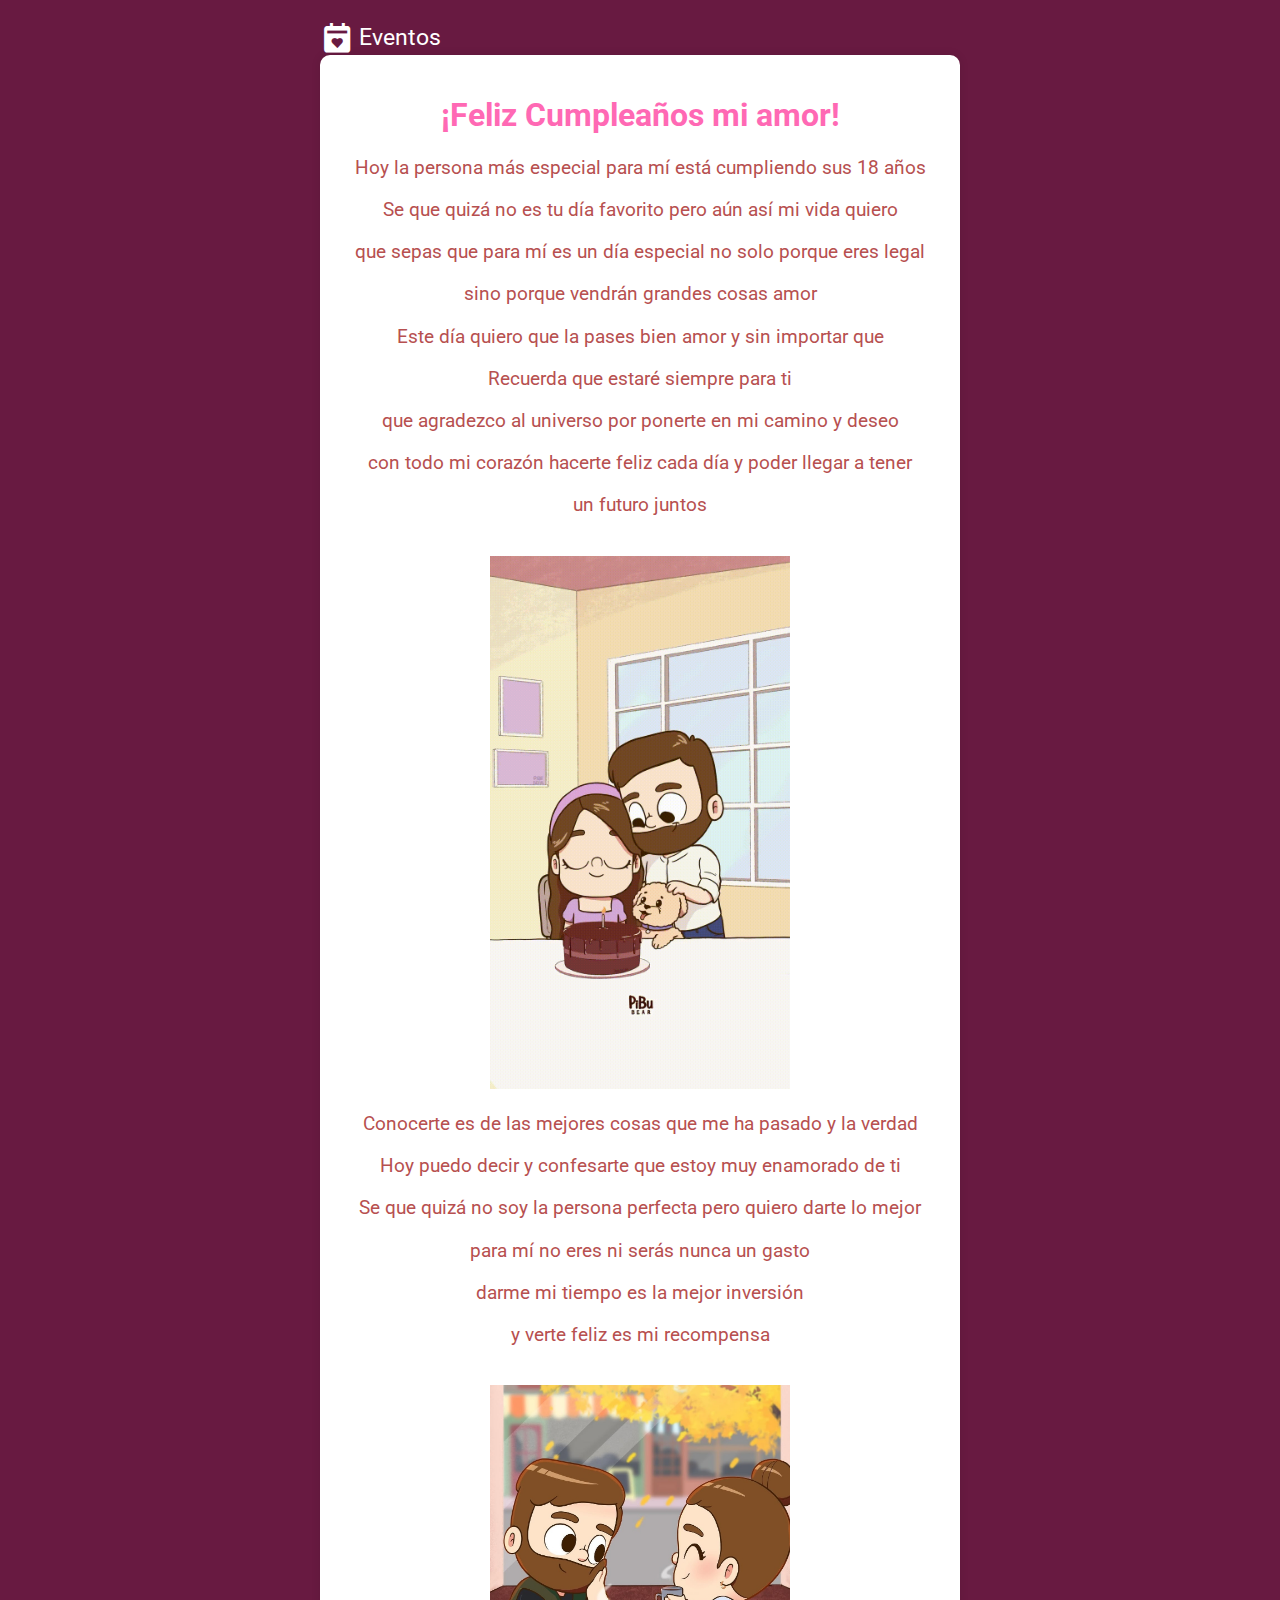
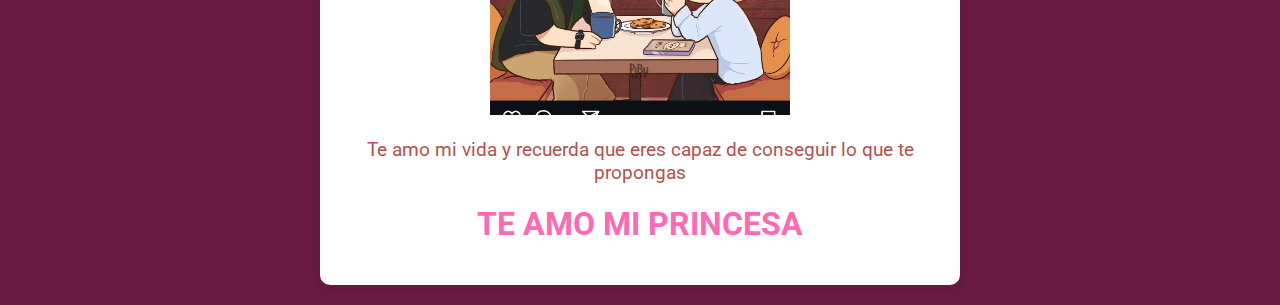
<file: index.html>
<!DOCTYPE html>
<html lang="en">
<head>
    <meta charset="UTF-8">
    <meta name="viewport" content="width=device-width, initial-scale=1.0">
    <link rel="stylesheet" href="styles.css">
    <link rel="preconnect" href="https://fonts.googleapis.com">
<link rel="preconnect" href="https://fonts.gstatic.com" crossorigin>
<link href='https://unpkg.com/boxicons@2.1.4/css/boxicons.min.css' rel='stylesheet'>
<link href="https://fonts.googleapis.com/css2?family=Gluten:wght@100..900&family=Roboto:ital,wght@0,100;0,300;0,400;0,500;0,700;0,900;1,100;1,300;1,400;1,500;1,700;1,900&display=swap" rel="stylesheet">
    <title>FELIZ CUMPLEAÑOS MI CIELO</title>
</head>
<body>
</div>
<label>

    <div class="Menu-header">
        <a href="Cuestionario.html" class="boton"><i class='bx bxs-calendar-heart'></i>Eventos</a>
    </div>

    <div class="container">
        <h1>¡Feliz Cumpleaños mi amor!</h1>
        
        <p>Hoy la persona más especial para mí está cumpliendo sus 18 años</p>
        <p>Se que quizá no es tu día favorito pero aún así mi vida quiero</p>
        <p>que sepas que para mí es un día especial no solo porque eres legal</p>
        <p>sino porque vendrán grandes cosas amor</p>
        <p>Este día quiero que la pases bien amor y sin importar que</p>
        <p>Recuerda que estaré siempre para ti</p>
        <p>que agradezco al universo por ponerte en mi camino y deseo</p>
        <p>con todo mi corazón hacerte feliz cada día y poder llegar a tener</p>
        <p>un futuro juntos</p>
        <img src="pibu.gif" alt="Feliz Cumpleaños">
        <p>Conocerte es de las mejores cosas que me ha pasado y la verdad</p>
        <p>Hoy puedo decir y confesarte que estoy muy enamorado de ti </p>
        <p>Se que quizá no soy la persona perfecta pero quiero darte lo mejor</p>
        <p>para mí no eres ni serás nunca un gasto </p>
        <p>darme mi tiempo es la mejor inversión</p>
        <p>y verte feliz es mi recompensa</p>
        <img src="pibu_1.jpg" alt="Feliz Cumpleaños">
        <p>Te amo mi vida y recuerda que eres capaz de conseguir lo que te propongas</p>
        <h1>TE AMO MI PRINCESA</h1>
    </div>
</body>
</html>
</file>
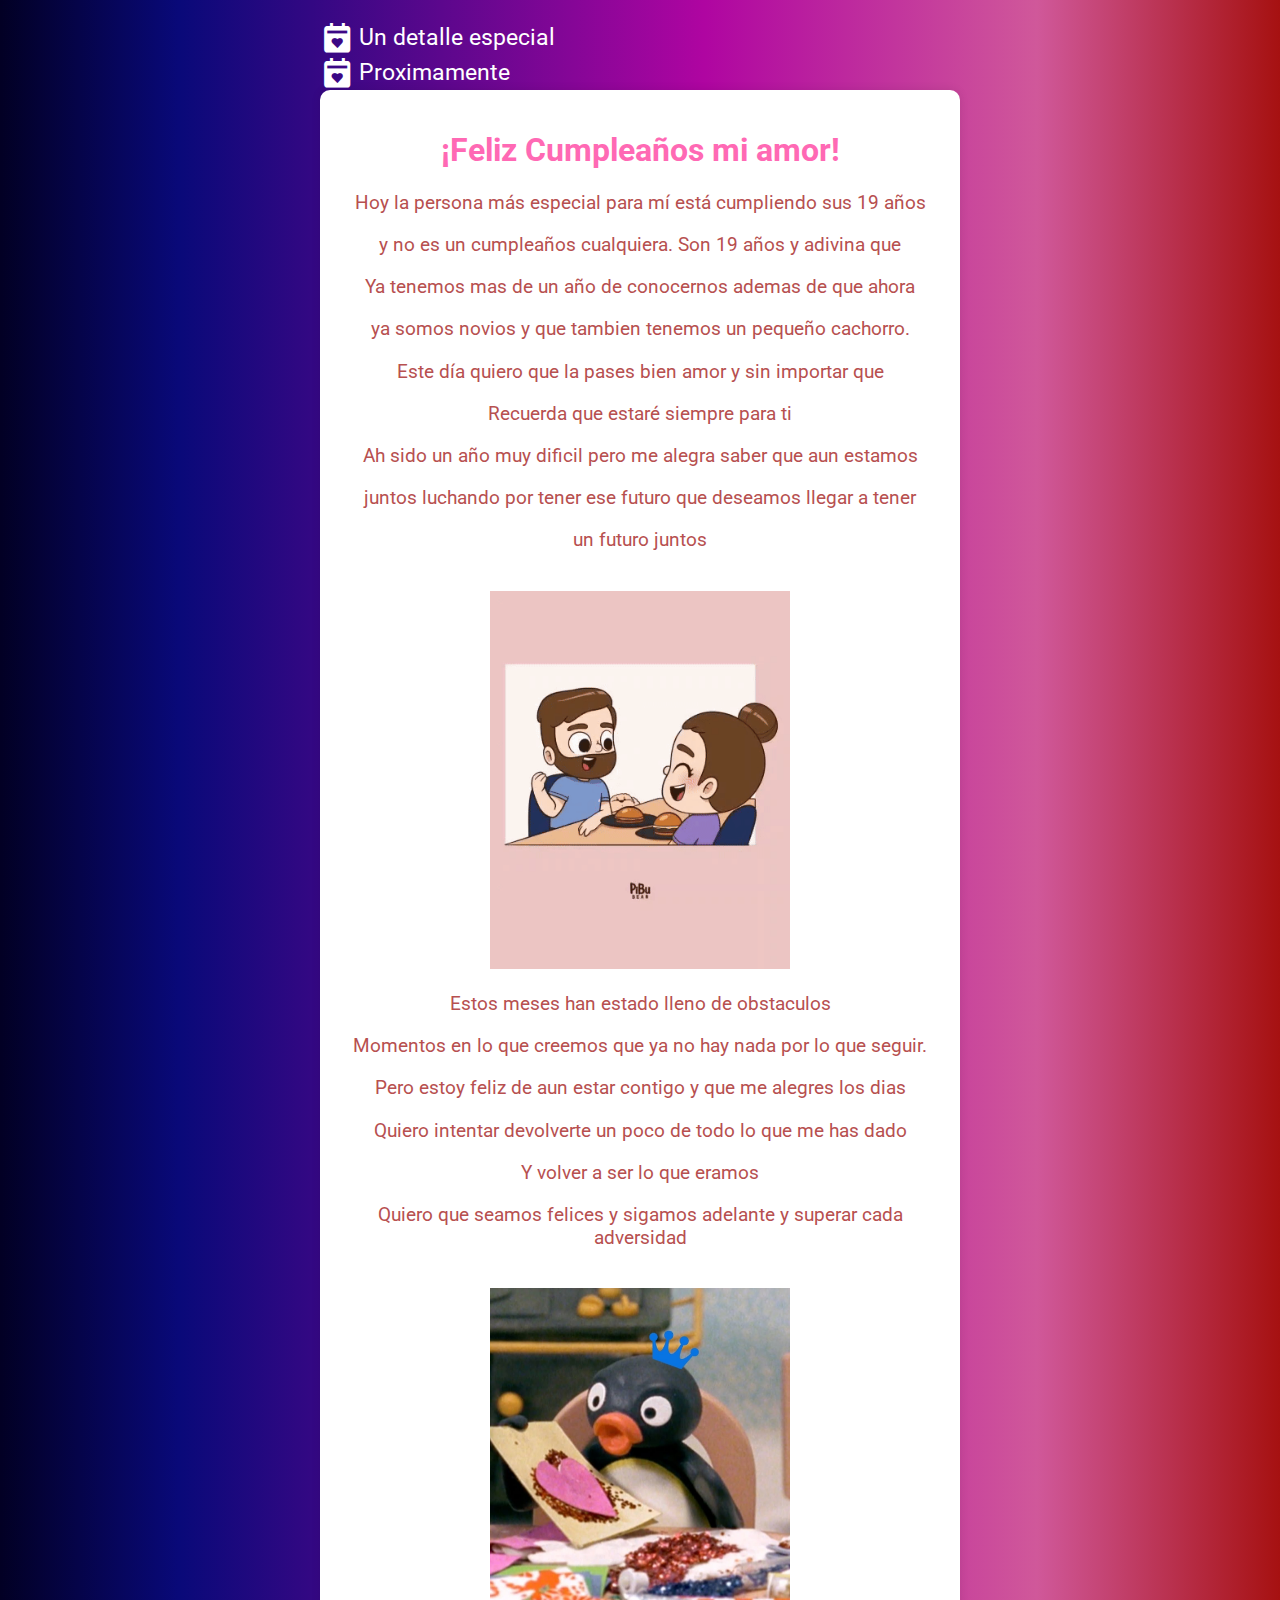
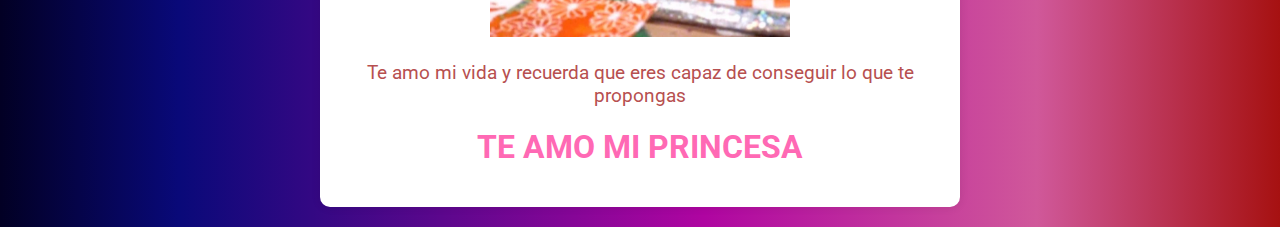
<file: Page/index.html>
<!DOCTYPE html>
<html lang="en">
<head>
    <meta charset="UTF-8">
    <meta name="viewport" content="width=device-width, initial-scale=1.0">
    <link rel="stylesheet" href="../styles/styles.css">
    <link rel="preconnect" href="https://fonts.googleapis.com">
<link rel="preconnect" href="https://fonts.gstatic.com" crossorigin>
<link href='https://unpkg.com/boxicons@2.1.4/css/boxicons.min.css' rel='stylesheet'>
<link href="https://fonts.googleapis.com/css2?family=Gluten:wght@100..900&family=Roboto:ital,wght@0,100;0,300;0,400;0,500;0,700;0,900;1,100;1,300;1,400;1,500;1,700;1,900&display=swap" rel="stylesheet">
    <title>FELIZ CUMPLEAÑOS MI CIELO</title>
</head>
<body>
</div>
<label>
<!--
    <div class="Menu-header">
        <a href="Cuestionario.html" class="boton"><i class='bx bxs-happy-heart-eyes'></i>Sorpresas</a>
    </div>
-->
     <div class="Menu-header">
        <a href="../Page/heart.html" class="boton"><i class='bx bxs-calendar-heart'></i>Un detalle especial</a>
    </div>

    <div class="Menu-header">
        <a href="../Page/Mantenimiento.html" class="boton"><i class='bx bxs-calendar-heart'></i>Proximamente</a>
    </div>

    <div class="container">
        <h1>¡Feliz Cumpleaños mi amor!</h1>
        
        <p>Hoy la persona más especial para mí está cumpliendo sus 19 años</p>
        <p>y no es un cumpleaños cualquiera. Son 19 años y adivina que</p>
        <p>Ya tenemos mas de un año de conocernos ademas de que ahora </p>
        <p>ya somos novios y que tambien tenemos un pequeño cachorro.</p>
        <p>Este día quiero que la pases bien amor y sin importar que</p>
        <p>Recuerda que estaré siempre para ti</p>
        <p>Ah sido un año muy dificil pero me alegra saber que aun estamos</p>
        <p>juntos luchando por tener ese futuro que deseamos llegar a tener</p>
        <p>un futuro juntos</p>
        <img src="../includes/Feliz_cumple_19.gif" alt="Feliz Cumpleaños">
        <p>Estos meses han estado lleno de obstaculos</p>
        <p>Momentos en lo que creemos que ya no hay nada por lo que seguir. </p>
        <p>Pero estoy feliz de aun estar contigo y que me alegres los dias</p>
        <p>Quiero intentar devolverte un poco de todo lo que me has dado</p>
        <p>Y volver a ser lo que eramos </p>
        <p>Quiero que seamos felices y sigamos adelante y superar cada adversidad</p>
        <img src="../includes/Felices19.jpeg" alt="Feliz Cumpleaños">
        <p>Te amo mi vida y recuerda que eres capaz de conseguir lo que te propongas</p>
        <h1>TE AMO MI PRINCESA</h1>
    </div>
</body>
</html>
</file>
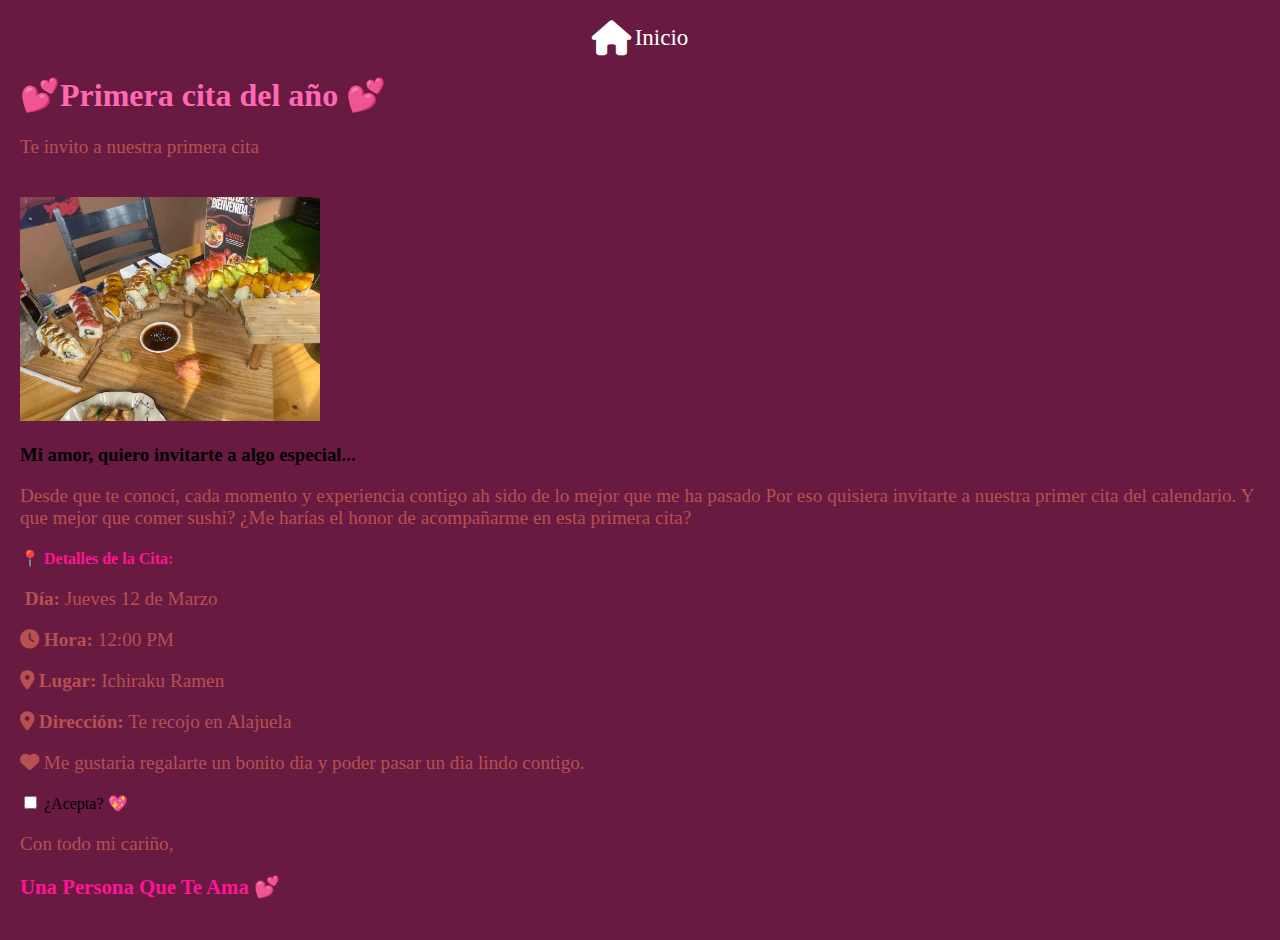
<file: citas.html>
<!DOCTYPE html>
<html lang="es">
<head>
    <meta charset="UTF-8">
    <meta name="viewport" content="width=device-width, initial-scale=1.0">
    <title>Invitación a Nuestra Primera Cita</title>
    <link rel="stylesheet" href="styles.css">
    <link rel="stylesheet" href="https://cdnjs.cloudflare.com/ajax/libs/font-awesome/6.0.0/css/all.min.css">
</head>
<body>
    <div class="Menu-header">
        <a href="index.html">
            <i class="fa-solid fa-house"></i>
            <span>Inicio</span>
        </a>
    </div>

    <div class="eventos-container">
        <h1>💕Primera cita del año 💕</h1>
        <p class="subtitle">Te invito a nuestra primera cita</p>

        <div class="cita-card">
            <!-- Imagen de la cita -->
            <div class="evento-imagen">
                <!-- Agrega tu foto aquí cambiando el src -->
                <img src="sushi.jpeg" alt="Nuestra primera cita">
            </div>

            <div class="evento-info">
                <h3>Mi amor, quiero invitarte a algo especial...</h3>
                
                <div class="cita-mensaje">
                    <p>Desde que te conocí, cada momento y experiencia contigo ah sido de lo mejor que me ha pasado
                    Por eso quisiera invitarte a nuestra primer cita del calendario. Y que mejor que comer sushi? 
                    ¿Me harías el honor de acompañarme en esta primera cita?</p>
                </div>

                <div class="evento-detalles">
                    <h4 style="color: #ff1493; margin: 20px 0 15px 0;">📍 Detalles de la Cita:</h4>
                    
                    <p><i class="fa-solid fa-calendar-heart"></i> <strong>Día:</strong> <span class="editable">Jueves 12 de Marzo</span></p>
                    
                    <p><i class="fa-solid fa-clock"></i> <strong>Hora:</strong> <span class="editable">12:00 PM</span></p>
                    
                    <p><i class="fa-solid fa-location-dot"></i> <strong>Lugar:</strong> <span class="editable">Ichiraku Ramen</span></p>
                    
                    <p><i class="fa-solid fa-map-marker-alt"></i> <strong>Dirección:</strong> <span class="editable">Te recojo en Alajuela</span></p>
                </div>

                <div class="cita-nota">
                    <p><i class="fa-solid fa-heart"></i> Me gustaria regalarte un bonito dia y poder pasar un dia lindo contigo.</p>
                </div>

                <div class="evento-check">
                    <label class="checkbox-label">
                        <input type="checkbox" class="evento-checkbox" id="confirmar-cita">
                        <span>¿Acepta? 💖</span>
                    </label>
                </div>
            </div>
        </div>

        <div class="mensaje-final">
            <p>Con todo mi cariño,</p>
            <p style="font-size: 1.3em; color: #ff1493; font-weight: bold;">Una Persona Que Te Ama 💕</p>
        </div>
    </div>

    <script>
        // Script para cuando acepta la cita
        document.getElementById('confirmar-cita').addEventListener('change', function() {
            if(this.checked) {
                alert('¡Sí! 💕 ¡Será la mejor cita del mundo! 😊');
            }
        });
    </script>
</body>
</html>
</file>
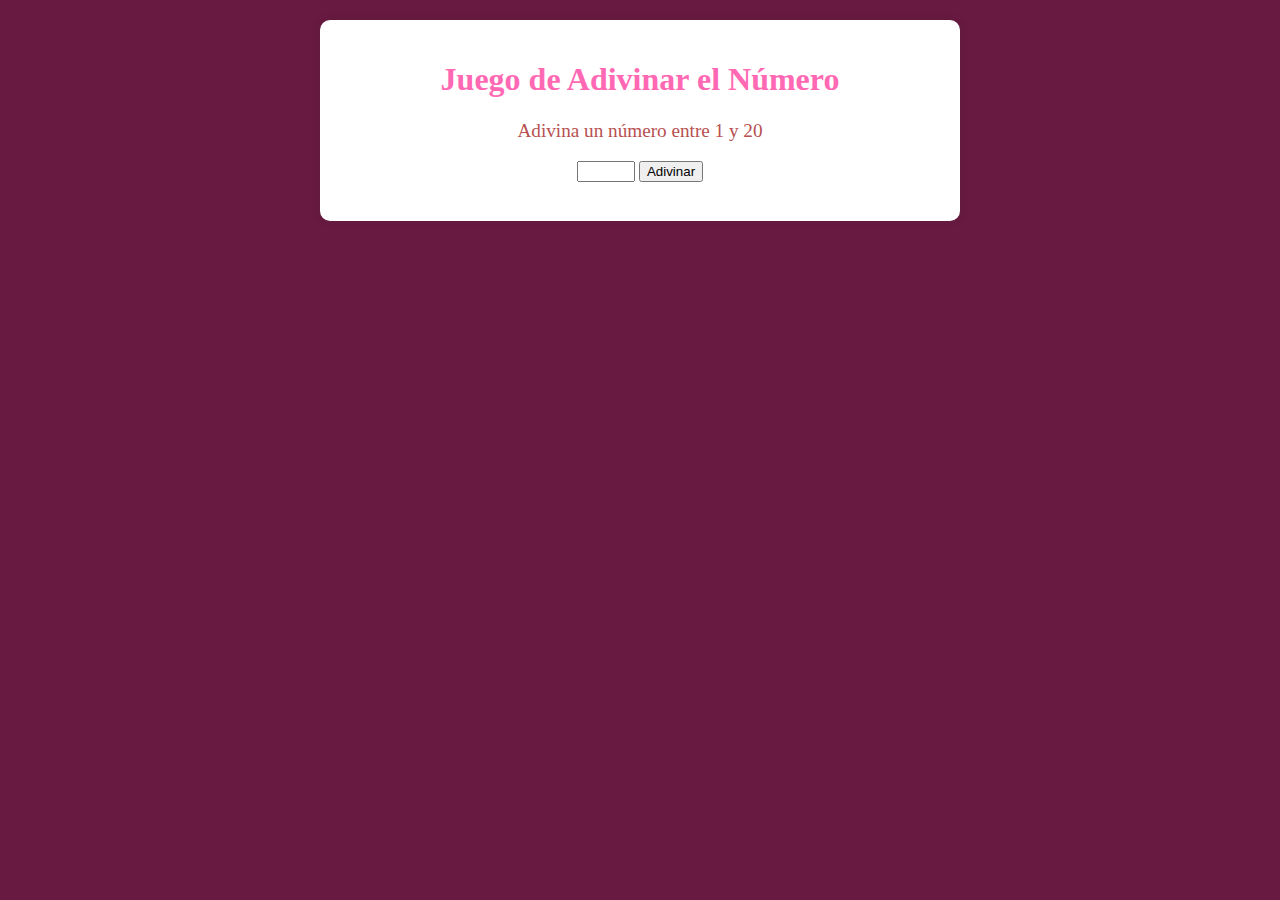
<file: Cuestionario.html>
<!DOCTYPE html>
<html lang="es">
<head>
    <meta charset="UTF-8">
    <meta name="viewport" content="width=device-width, initial-scale=1.0">
    <title>Juego de Adivinar el Número</title>
    <link rel="stylesheet" href="styles.css">
</head>
<body>
    <div class="container">
        <h1>Juego de Adivinar el Número</h1>
        <p>Adivina un número entre 1 y 20</p>
        <input type="number" id="guess" min="1" max="20">
        <button onclick="checkGuess()">Adivinar</button>
        <p id="result"></p>
    </div>

    <!-- Modal -->
    <div id="myModal" class="modal">
        <div class="modal-content">
            <span class="close">&times;</span>
            <div class="container">
                <h1>Proximo evento</h1>
                <p>Dia: Sabado 1 de Marzo</p>
                <p>Hora: 12:30 pm</p>
                <p>Lugar: Aventure X Lincon Plaza</p>
                <img src="Evento1.jpeg" alt="Feliz Cumpleaños">
                <h1>TE AMO MI PRINCESA</h1>
            </div>
        </div>
    </div>

    <script>
        const fixedNumber = 10; // Número fijo para adivinar
        function checkGuess() {
            const userGuess = document.getElementById('guess').value;
            const result = document.getElementById('result');
            if (userGuess == fixedNumber) {
                result.textContent = '¡Felicidades! Adivinaste el número.';
                showModal();
            } else if (userGuess < fixedNumber) {
                result.textContent = 'El número es mayor. Intenta de nuevo.';
            } else {
                result.textContent = 'El número es menor. Intenta de nuevo.';
            }
        }

        function showModal() {
            const modal = document.getElementById('myModal');
            const span = document.getElementsByClassName('close')[0];
            modal.style.display = 'block';
            span.onclick = function() {
                modal.style.display = 'none';
            }
            window.onclick = function(event) {
                if (event.target == modal) {
                    modal.style.display = 'none';
                }
            }
        }
    </script>
</body>
</html>
</file>
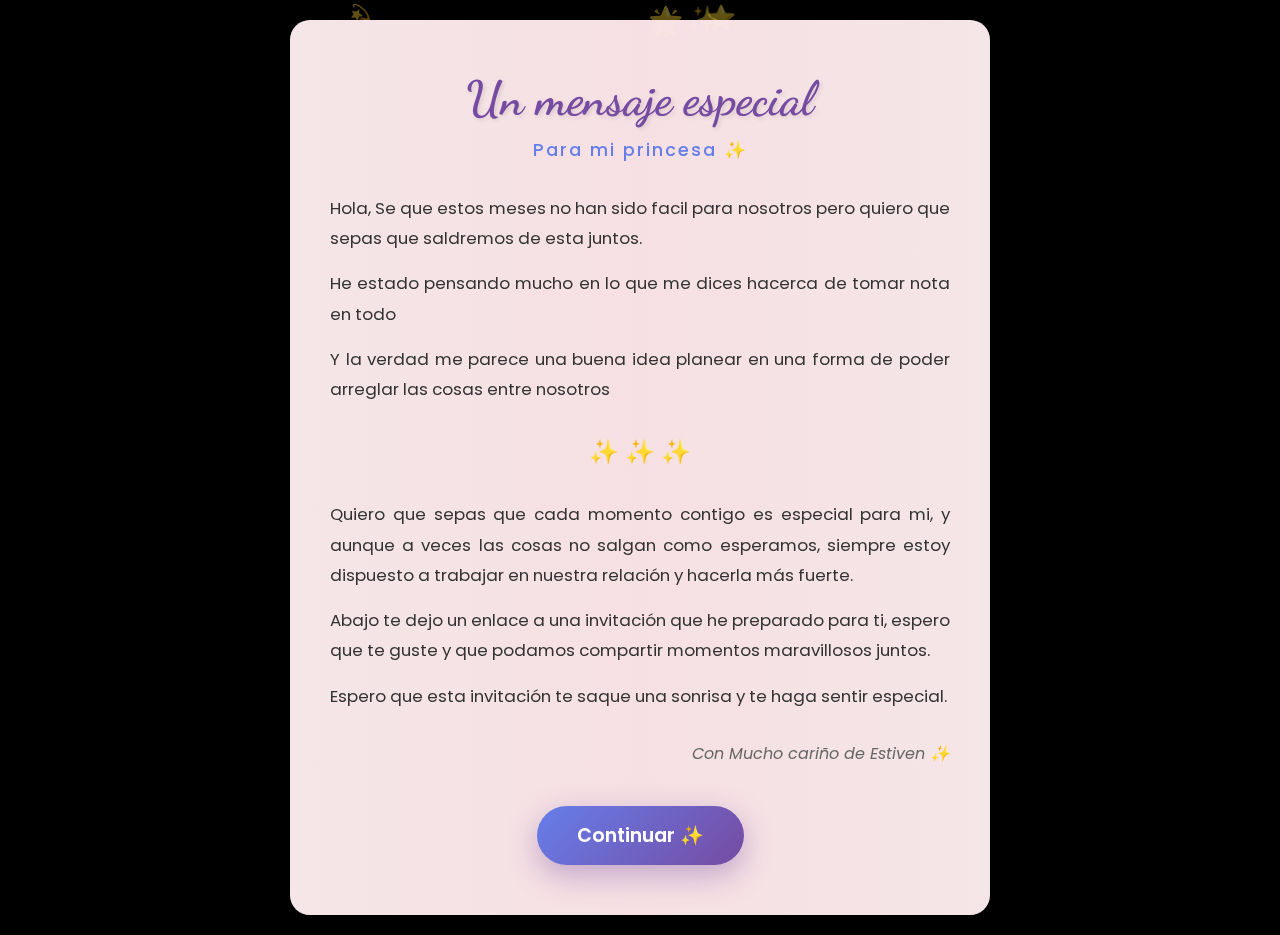
<file: heart.html>
<!DOCTYPE html>
<html lang="es">
<head>
    <meta charset="UTF-8">
    <meta name="viewport" content="width=device-width, initial-scale=1.0">
    <title>Una Invitación Especial</title>
    <link href="https://fonts.googleapis.com/css2?family=Dancing+Script:wght@700&family=Poppins:wght@300;400;500;600&display=swap" rel="stylesheet">
    <style>
        * {
            margin: 0;
            padding: 0;
            box-sizing: border-box;
        }

        body {
            font-family: 'Poppins', sans-serif;
            background: black;
            min-height: 100vh;
            display: flex;
            justify-content: center;
            align-items: center;
            padding: 20px;
            overflow-x: hidden;
        }

        .container {
            max-width: 700px;
            background: rgba(255, 255, 255, 0.95);
            border-radius: 20px;
            padding: 50px 40px;
            box-shadow: 0 20px 60px rgba(0, 0, 0, 0.3);
            animation: fadeInUp 1s ease-out;
            position: relative;
            overflow: hidden;
        }

        .container::before {
            content: '';
            position: absolute;
            top: -50%;
            left: -50%;
            width: 200%;
            height: 200%;
            background: linear-gradient(45deg, transparent, rgba(255, 182, 193, 0.3), transparent);
            transform: rotate(45deg);
            animation: shine 3s infinite;
        }

        @keyframes shine {
            0% { transform: translateX(-100%) translateY(-100%) rotate(45deg); }
            100% { transform: translateX(100%) translateY(100%) rotate(45deg); }
        }

        @keyframes fadeInUp {
            from {
                opacity: 0;
                transform: translateY(30px);
            }
            to {
                opacity: 1;
                transform: translateY(0);
            }
        }

        .header {
            text-align: center;
            margin-bottom: 30px;
            position: relative;
            z-index: 1;
        }

        .title {
            font-family: 'Dancing Script', cursive;
            font-size: 3rem;
            color: #764ba2;
            margin-bottom: 10px;
            text-shadow: 2px 2px 4px rgba(0, 0, 0, 0.1);
        }

        .subtitle {
            font-size: 1.1rem;
            color: #667eea;
            font-weight: 500;
            letter-spacing: 2px;
        }

        .content {
            position: relative;
            z-index: 1;
        }

        .message {
            margin-bottom: 25px;
        }

        .message p {
            color: #333;
            line-height: 1.8;
            font-size: 1.05rem;
            margin-bottom: 15px;
            text-align: justify;
            font-weight: 400;
        }

        .highlight {
            background: linear-gradient(to right, #ffeaa7, #fdcb6e);
            padding: 2px 6px;
            border-radius: 3px;
            font-weight: 500;
            color: #2d3436;
        }

        .heart-divider {
            text-align: center;
            margin: 30px 0;
            font-size: 1.5rem;
            color: #ff6b9d;
            animation: heartbeat 1.5s infinite;
        }

        @keyframes heartbeat {
            0%, 100% { transform: scale(1); }
            25% { transform: scale(1.1); }
            50% { transform: scale(1); }
        }

        .signature {
            text-align: right;
            margin-top: 30px;
            font-style: italic;
            color: #666;
            font-size: 1rem;
        }

        .button-container {
            text-align: center;
            margin-top: 40px;
        }

        .btn-continue {
            background: linear-gradient(135deg, #667eea 0%, #764ba2 100%);
            color: white;
            border: none;
            padding: 15px 40px;
            font-size: 1.2rem;
            font-family: 'Poppins', sans-serif;
            font-weight: 600;
            border-radius: 50px;
            cursor: pointer;
            box-shadow: 0 10px 30px rgba(118, 75, 162, 0.4);
            transition: all 0.3s ease;
            text-decoration: none;
            display: inline-block;
        }

        .btn-continue:hover {
            transform: translateY(-3px);
            box-shadow: 0 15px 40px rgba(118, 75, 162, 0.6);
        }

        .btn-continue:active {
            transform: translateY(-1px);
        }

        .floating-hearts {
            position: fixed;
            top: 0;
            left: 0;
            width: 100%;
            height: 100%;
            pointer-events: none;
            z-index: 0;
            overflow: hidden;
        }

        .floating-heart {
            position: absolute;
            font-size: 20px;
            opacity: 0.4;
            animation: float-up 10s linear infinite;
        }

        @keyframes float-up {
            0% {
                transform: translateY(100vh) rotate(0deg);
                opacity: 0.6;
            }
            100% {
                transform: translateY(-100px) rotate(360deg);
                opacity: 0;
            }
        }

        @media (max-width: 768px) {
            .container {
                padding: 40px 25px;
            }

            .title {
                font-size: 2.2rem;
            }

            .subtitle {
                font-size: 0.9rem;
            }

            .message p {
                font-size: 1rem;
            }

            .btn-continue {
                padding: 12px 30px;
                font-size: 1rem;
            }
        }
    </style>
</head>
<body>
    
    <div class="floating-hearts" id="hearts"></div>

    <div class="container">
        <div class="header">
            <h1 class="title">Un mensaje especial</h1>
            <p class="subtitle">Para mi princesa ✨</p>
        </div>

        <div class="content">
            <div class="message">
                         
                <p>
                    Hola, Se que estos meses no han sido facil para nosotros pero quiero que sepas que saldremos de esta juntos.
                </p>

                <p>
                  He estado pensando mucho en lo que me dices hacerca de tomar nota en todo

                <p>
                   Y la verdad me parece una buena idea planear en una forma de poder arreglar las cosas entre nosotros     </p>

                <div class="heart-divider">✨ ✨ ✨</div>

                <p>
                    Quiero que sepas que cada momento contigo es especial para mi, y aunque a veces las cosas no salgan como esperamos, siempre estoy dispuesto a trabajar en nuestra relación y hacerla más fuerte.

                <p>
                    Abajo te dejo un enlace a una invitación que he preparado para ti, espero que te guste y que podamos compartir momentos maravillosos juntos. 
                </p>
                <p>
                   
                    Espero que esta invitación te saque una sonrisa y te haga sentir especial.
                </p>

                
            </div>

            <div class="signature">
                Con Mucho cariño de Estiven ✨
            </div>

            <div class="button-container">
                <a href="Invitacion.html" class="btn-continue">
                    Continuar ✨
                </a>
            </div>
        </div>
    </div>

    <script>
        // Crear estrellas flotantes
        const heartsContainer = document.getElementById('hearts');
        const starSymbols = ['⭐', '✨', '🌟', '💫', '⭐', '✨'];

        function createHeart() {
            const heart = document.createElement('div');
            heart.className = 'floating-heart';
            heart.textContent = starSymbols[Math.floor(Math.random() * starSymbols.length)];
            heart.style.left = Math.random() * 100 + 'vw';
            heart.style.animationDuration = (Math.random() * 5 + 8) + 's';
            heart.style.fontSize = (Math.random() * 15 + 15) + 'px';
            heartsContainer.appendChild(heart);

            setTimeout(() => {
                heart.remove();
            }, 12000);
        }

        // Crear estrellas cada 800ms
        setInterval(createHeart, 800);

        // Crear algunas estrellas iniciales
        for (let i = 0; i < 5; i++) {
            setTimeout(createHeart, i * 200);
        }
    </script>
</body>
</html>
</file>
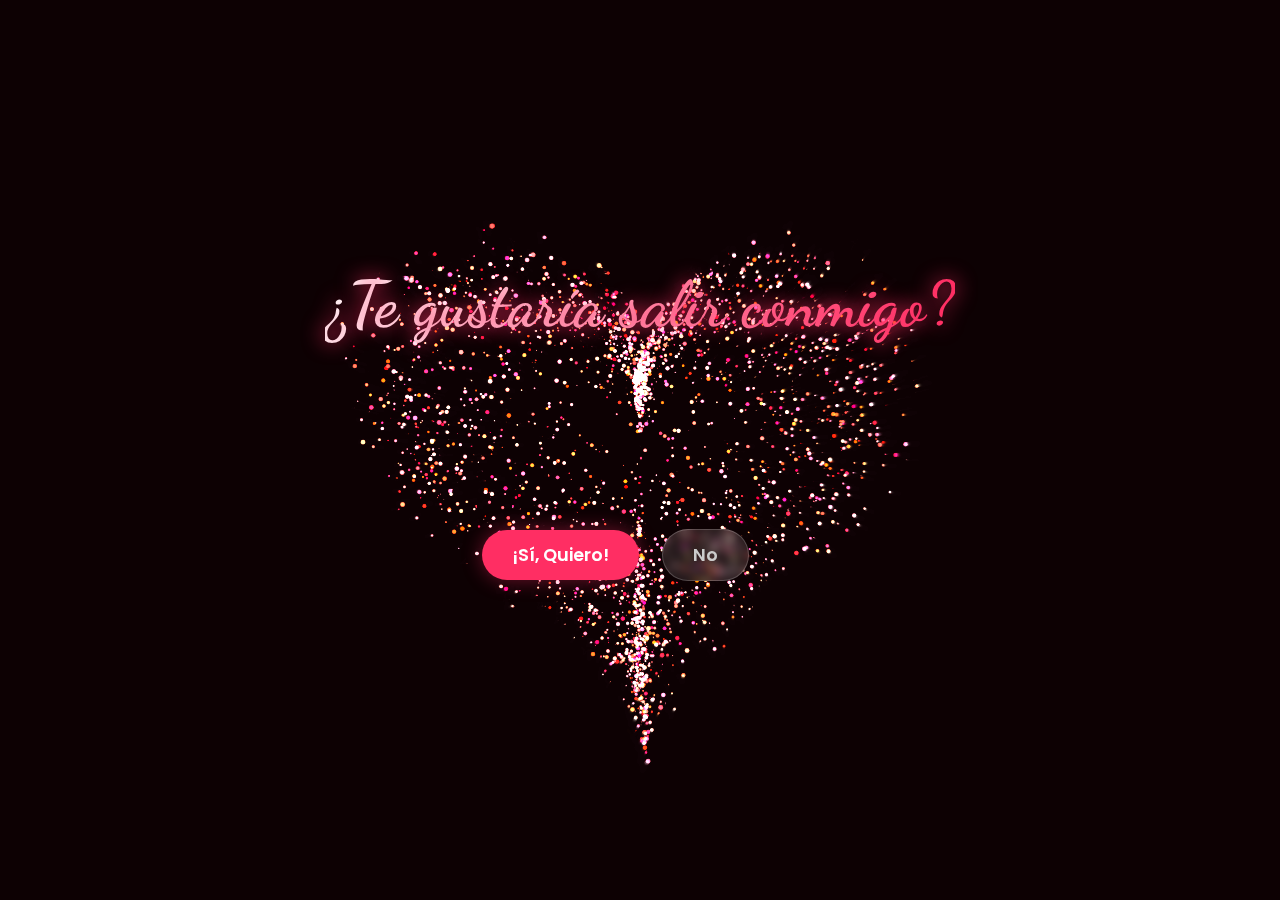
<file: Invitacion.html>
<!DOCTYPE html>
<html lang="es">
<head>
    <meta charset="UTF-8">
    <meta name="viewport" content="width=device-width, initial-scale=1.0, maximum-scale=1.0, user-scalable=no">
    <title>¿Quieres Salir Conmigo?</title>
    <link href="https://fonts.googleapis.com/css2?family=Dancing+Script:wght@700&family=Poppins:wght@300;500;700&display=swap" rel="stylesheet">
    <link rel="stylesheet" href="styleinvitacion.css">
</head>
<body>

    <div class="success-overlay" id="successScreen">
        <h2>¡Lo Sabía! ✨</h2>
        <p>Ahora que haz dicho que si!</p>
        <p>Ahora presiona el siguiente boton</p>
        
        <div class="button-container" id="whatsappButton" style="display: none;">
            <a href="Eventos.html" class="btn-continue">
                Continuar ✨
            </a>
        </div>
    </div>

    <div class="container" id="mainUI">
        <div class="content-wrapper">
            <div class="title-box">
                <h1>¿Te gustaría salir conmigo?</h1>
            </div>

            <div class="btn-group">
                <button class="btn-yes" id="yesBtn" onclick="acceptProposal()">¡Sí, Quiero!</button>
                <button class="btn-no" id="noBtn">No</button>
            </div>
        </div>
    </div>

    <canvas id="scene"></canvas>

    <script src="script.js"></script>
</body>
</html>
</file>
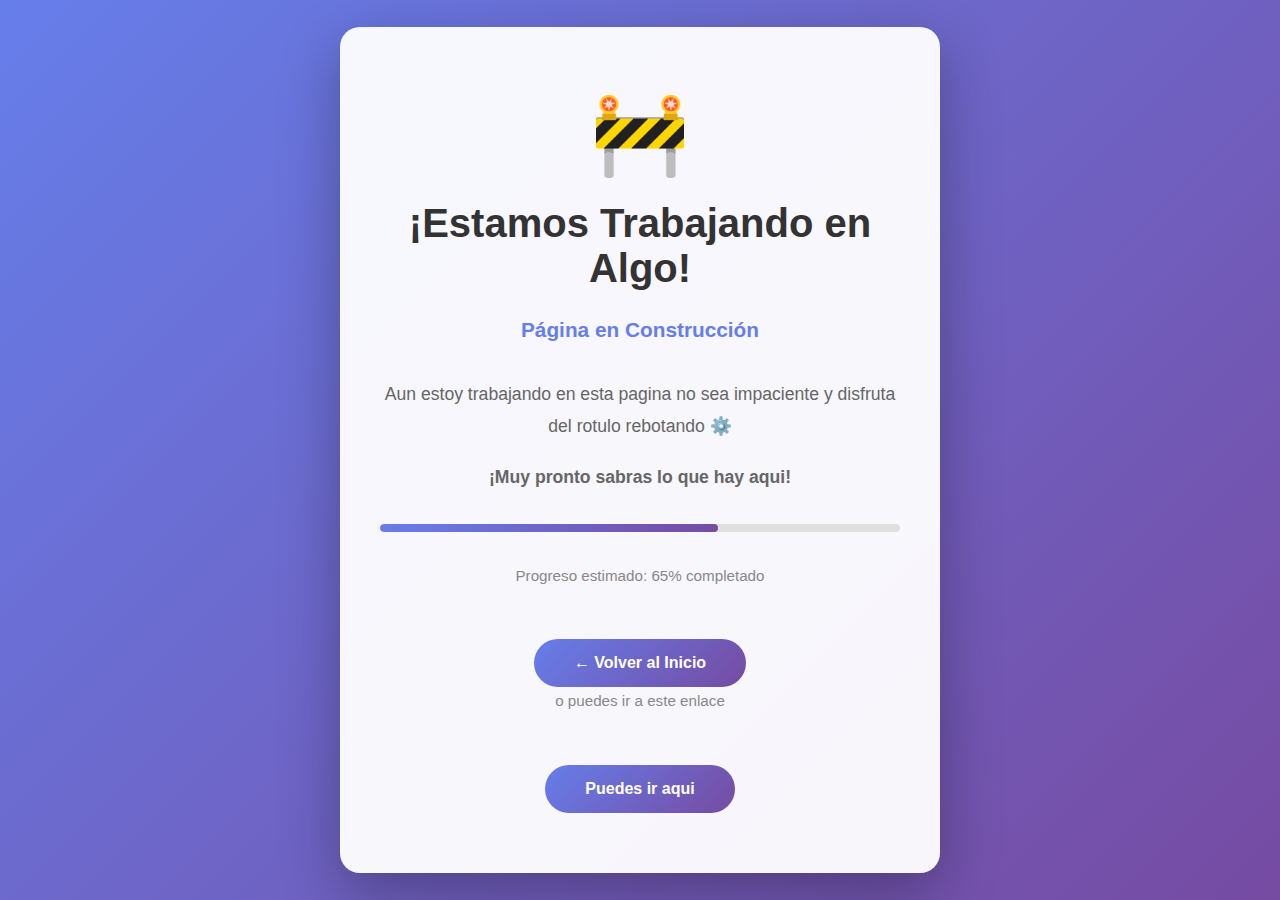
<file: Mantenimiento.html>
<!DOCTYPE html>
<html lang="es">
<head>
    <meta charset="UTF-8">
    <meta name="viewport" content="width=device-width, initial-scale=1.0">
    <title>🚧 En Construcción 🚧</title>
    <style>
        * {
            margin: 0;
            padding: 0;
            box-sizing: border-box;
        }

        body {
            font-family: 'Segoe UI', Tahoma, Geneva, Verdana, sans-serif;
            background: linear-gradient(135deg, #667eea 0%, #764ba2 100%);
            min-height: 100vh;
            display: flex;
            justify-content: center;
            align-items: center;
            padding: 20px;
        }

        .container {
            text-align: center;
            background: rgba(255, 255, 255, 0.95);
            padding: 60px 40px;
            border-radius: 20px;
            box-shadow: 0 20px 60px rgba(0, 0, 0, 0.3);
            max-width: 600px;
            animation: fadeInUp 0.8s ease-out;
        }

        @keyframes fadeInUp {
            from {
                opacity: 0;
                transform: translateY(30px);
            }
            to {
                opacity: 1;
                transform: translateY(0);
            }
        }

        .icon {
            font-size: 80px;
            margin-bottom: 20px;
            animation: bounce 2s infinite;
        }

        @keyframes bounce {
            0%, 20%, 50%, 80%, 100% {
                transform: translateY(0);
            }
            40% {
                transform: translateY(-20px);
            }
            60% {
                transform: translateY(-10px);
            }
        }

        h1 {
            color: #333;
            font-size: 2.5em;
            margin-bottom: 20px;
            font-weight: bold;
        }

        .subtitle {
            color: #667eea;
            font-size: 1.3em;
            margin-bottom: 30px;
            font-weight: 600;
        }

        p {
            color: #666;
            font-size: 1.1em;
            line-height: 1.8;
            margin-bottom: 20px;
        }

        .progress-bar {
            width: 100%;
            height: 8px;
            background: #e0e0e0;
            border-radius: 10px;
            overflow: hidden;
            margin: 30px 0;
        }

        .progress-fill {
            height: 100%;
            background: linear-gradient(90deg, #667eea, #764ba2);
            width: 65%;
            border-radius: 10px;
            animation: loading 2s ease-in-out infinite;
        }

        @keyframes loading {
            0%, 100% {
                width: 65%;
            }
            50% {
                width: 75%;
            }
        }

        .back-link {
            display: inline-block;
            margin-top: 30px;
            padding: 15px 40px;
            background: linear-gradient(135deg, #667eea 0%, #764ba2 100%);
            color: white;
            text-decoration: none;
            border-radius: 50px;
            font-weight: bold;
            transition: transform 0.3s ease, box-shadow 0.3s ease;
        }

        .back-link:hover {
            transform: translateY(-3px);
            box-shadow: 0 10px 25px rgba(102, 126, 234, 0.4);
        }

        .emoji {
            display: inline-block;
            animation: rotate 3s linear infinite;
        }

        @keyframes rotate {
            from {
                transform: rotate(0deg);
            }
            to {
                transform: rotate(360deg);
            }
        }
    </style>
</head>
<body>
    <div class="container">
        <div class="icon">🚧</div>
        <h1>¡Estamos Trabajando en Algo!</h1>
        <p class="subtitle">Página en Construcción</p>
        <p>
            Aun estoy trabajando en esta pagina no sea impaciente y disfruta
            del rotulo rebotando <span class="emoji">⚙️</span>
        </p>
        <p>
            <strong>¡Muy pronto sabras lo que hay aqui!</strong>
        </p>
        <div class="progress-bar">
            <div class="progress-fill"></div>
        </div>
        <p style="font-size: 0.95em; color: #888;">
            Progreso estimado: 65% completado
        </p>
        <a href="index.html" class="back-link">← Volver al Inicio</a><br>
        <p style="font-size: 0.95em; color: #888;">
            o puedes ir a este enlace
        </p>
        <a href="https://www.youtube.com/watch?v=dQw4w9WgXcQ&list=RDdQw4w9WgXcQ&start_radio=1" class="back-link">Puedes ir aqui</a><br>
    </div>
</body>
</html>
</file>
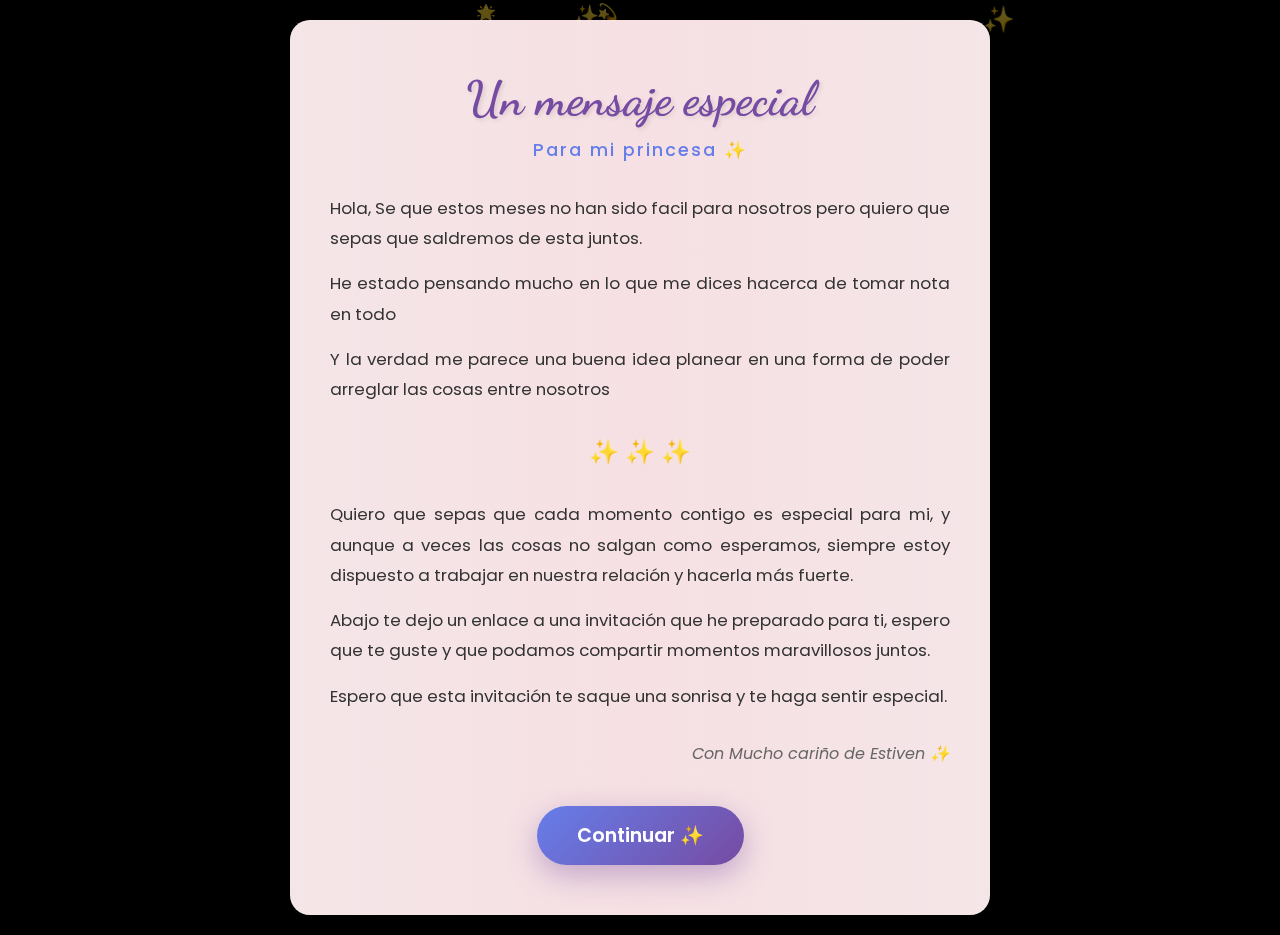
<file: Page/heart.html>
<!DOCTYPE html>
<html lang="es">
<head>
    <meta charset="UTF-8">
    <meta name="viewport" content="width=device-width, initial-scale=1.0">
    <title>Una Invitación Especial</title>
    <link href="https://fonts.googleapis.com/css2?family=Dancing+Script:wght@700&family=Poppins:wght@300;400;500;600&display=swap" rel="stylesheet">
    <style>
        * {
            margin: 0;
            padding: 0;
            box-sizing: border-box;
        }

        body {
            font-family: 'Poppins', sans-serif;
            background: black;
            min-height: 100vh;
            display: flex;
            justify-content: center;
            align-items: center;
            padding: 20px;
            overflow-x: hidden;
        }

        .container {
            max-width: 700px;
            background: rgba(255, 255, 255, 0.95);
            border-radius: 20px;
            padding: 50px 40px;
            box-shadow: 0 20px 60px rgba(0, 0, 0, 0.3);
            animation: fadeInUp 1s ease-out;
            position: relative;
            overflow: hidden;
        }

        .container::before {
            content: '';
            position: absolute;
            top: -50%;
            left: -50%;
            width: 200%;
            height: 200%;
            background: linear-gradient(45deg, transparent, rgba(255, 182, 193, 0.3), transparent);
            transform: rotate(45deg);
            animation: shine 3s infinite;
        }

        @keyframes shine {
            0% { transform: translateX(-100%) translateY(-100%) rotate(45deg); }
            100% { transform: translateX(100%) translateY(100%) rotate(45deg); }
        }

        @keyframes fadeInUp {
            from {
                opacity: 0;
                transform: translateY(30px);
            }
            to {
                opacity: 1;
                transform: translateY(0);
            }
        }

        .header {
            text-align: center;
            margin-bottom: 30px;
            position: relative;
            z-index: 1;
        }

        .title {
            font-family: 'Dancing Script', cursive;
            font-size: 3rem;
            color: #764ba2;
            margin-bottom: 10px;
            text-shadow: 2px 2px 4px rgba(0, 0, 0, 0.1);
        }

        .subtitle {
            font-size: 1.1rem;
            color: #667eea;
            font-weight: 500;
            letter-spacing: 2px;
        }

        .content {
            position: relative;
            z-index: 1;
        }

        .message {
            margin-bottom: 25px;
        }

        .message p {
            color: #333;
            line-height: 1.8;
            font-size: 1.05rem;
            margin-bottom: 15px;
            text-align: justify;
            font-weight: 400;
        }

        .highlight {
            background: linear-gradient(to right, #ffeaa7, #fdcb6e);
            padding: 2px 6px;
            border-radius: 3px;
            font-weight: 500;
            color: #2d3436;
        }

        .heart-divider {
            text-align: center;
            margin: 30px 0;
            font-size: 1.5rem;
            color: #ff6b9d;
            animation: heartbeat 1.5s infinite;
        }

        @keyframes heartbeat {
            0%, 100% { transform: scale(1); }
            25% { transform: scale(1.1); }
            50% { transform: scale(1); }
        }

        .signature {
            text-align: right;
            margin-top: 30px;
            font-style: italic;
            color: #666;
            font-size: 1rem;
        }

        .button-container {
            text-align: center;
            margin-top: 40px;
        }

        .btn-continue {
            background: linear-gradient(135deg, #667eea 0%, #764ba2 100%);
            color: white;
            border: none;
            padding: 15px 40px;
            font-size: 1.2rem;
            font-family: 'Poppins', sans-serif;
            font-weight: 600;
            border-radius: 50px;
            cursor: pointer;
            box-shadow: 0 10px 30px rgba(118, 75, 162, 0.4);
            transition: all 0.3s ease;
            text-decoration: none;
            display: inline-block;
        }

        .btn-continue:hover {
            transform: translateY(-3px);
            box-shadow: 0 15px 40px rgba(118, 75, 162, 0.6);
        }

        .btn-continue:active {
            transform: translateY(-1px);
        }

        .floating-hearts {
            position: fixed;
            top: 0;
            left: 0;
            width: 100%;
            height: 100%;
            pointer-events: none;
            z-index: 0;
            overflow: hidden;
        }

        .floating-heart {
            position: absolute;
            font-size: 20px;
            opacity: 0.4;
            animation: float-up 10s linear infinite;
        }

        @keyframes float-up {
            0% {
                transform: translateY(100vh) rotate(0deg);
                opacity: 0.6;
            }
            100% {
                transform: translateY(-100px) rotate(360deg);
                opacity: 0;
            }
        }

        @media (max-width: 768px) {
            .container {
                padding: 40px 25px;
            }

            .title {
                font-size: 2.2rem;
            }

            .subtitle {
                font-size: 0.9rem;
            }

            .message p {
                font-size: 1rem;
            }

            .btn-continue {
                padding: 12px 30px;
                font-size: 1rem;
            }
        }
    </style>
</head>
<body>
    
    <div class="floating-hearts" id="hearts"></div>

    <div class="container">
        <div class="header">
            <h1 class="title">Un mensaje especial</h1>
            <p class="subtitle">Para mi princesa ✨</p>
        </div>

        <div class="content">
            <div class="message">
                         
                <p>
                    Hola, Se que estos meses no han sido facil para nosotros pero quiero que sepas que saldremos de esta juntos.
                </p>

                <p>
                  He estado pensando mucho en lo que me dices hacerca de tomar nota en todo

                <p>
                   Y la verdad me parece una buena idea planear en una forma de poder arreglar las cosas entre nosotros     </p>

                <div class="heart-divider">✨ ✨ ✨</div>

                <p>
                    Quiero que sepas que cada momento contigo es especial para mi, y aunque a veces las cosas no salgan como esperamos, siempre estoy dispuesto a trabajar en nuestra relación y hacerla más fuerte.

                <p>
                    Abajo te dejo un enlace a una invitación que he preparado para ti, espero que te guste y que podamos compartir momentos maravillosos juntos. 
                </p>
                <p>
                   
                    Espero que esta invitación te saque una sonrisa y te haga sentir especial.
                </p>

                
            </div>

            <div class="signature">
                Con Mucho cariño de Estiven ✨
            </div>

            <div class="button-container">
                <a href="../Page/Invitacion.html" class="btn-continue">
                    Continuar ✨
                </a>
            </div>
        </div>
    </div>

    <script>
        // Crear estrellas flotantes
        const heartsContainer = document.getElementById('hearts');
        const starSymbols = ['⭐', '✨', '🌟', '💫', '⭐', '✨'];

        function createHeart() {
            const heart = document.createElement('div');
            heart.className = 'floating-heart';
            heart.textContent = starSymbols[Math.floor(Math.random() * starSymbols.length)];
            heart.style.left = Math.random() * 100 + 'vw';
            heart.style.animationDuration = (Math.random() * 5 + 8) + 's';
            heart.style.fontSize = (Math.random() * 15 + 15) + 'px';
            heartsContainer.appendChild(heart);

            setTimeout(() => {
                heart.remove();
            }, 12000);
        }

        // Crear estrellas cada 800ms
        setInterval(createHeart, 800);

        // Crear algunas estrellas iniciales
        for (let i = 0; i < 5; i++) {
            setTimeout(createHeart, i * 200);
        }
    </script>
</body>
</html>
</file>
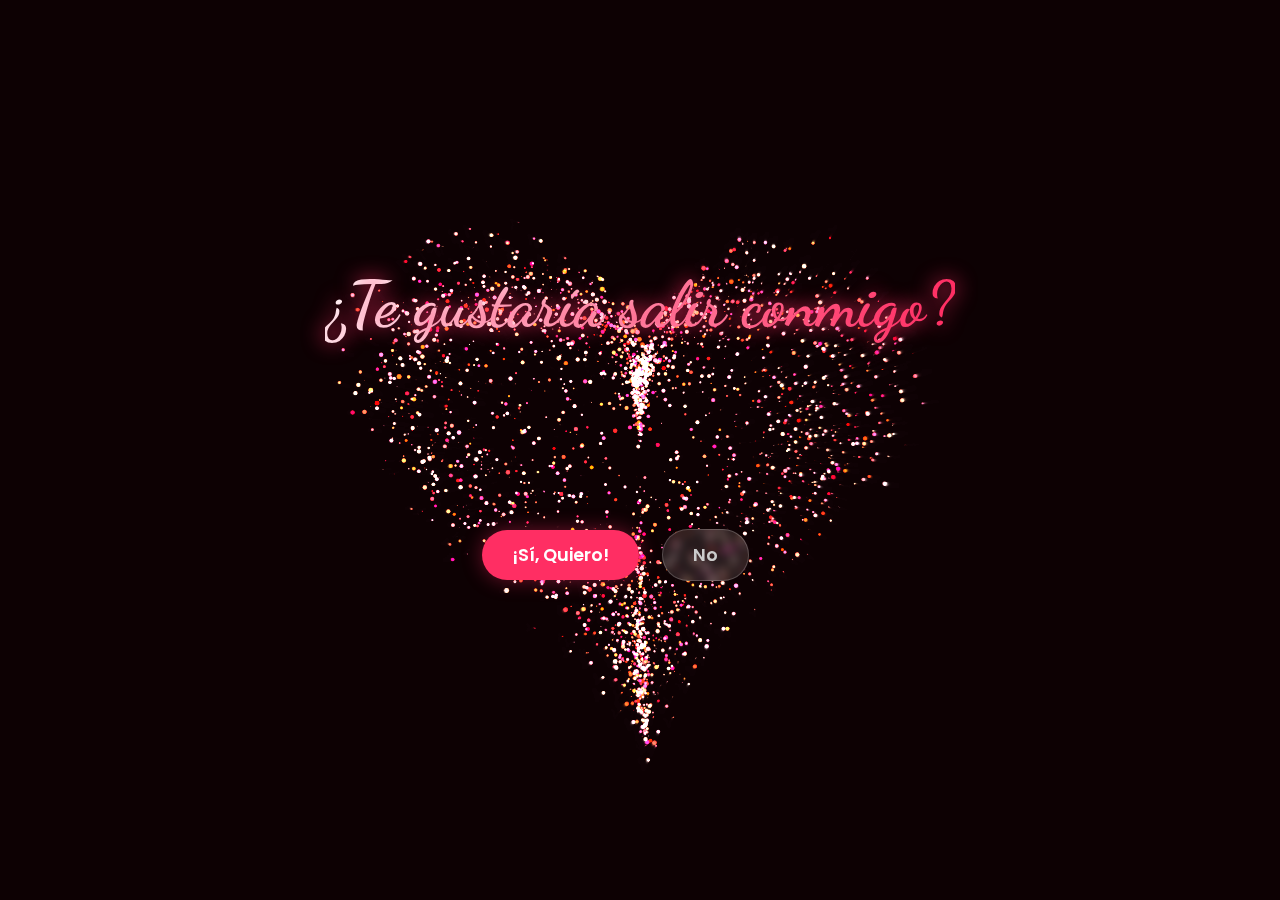
<file: Page/Invitacion.html>
<!DOCTYPE html>
<html lang="es">
<head>
    <meta charset="UTF-8">
    <meta name="viewport" content="width=device-width, initial-scale=1.0, maximum-scale=1.0, user-scalable=no">
    <title>¿Quieres Salir Conmigo?</title>
    <link href="https://fonts.googleapis.com/css2?family=Dancing+Script:wght@700&family=Poppins:wght@300;500;700&display=swap" rel="stylesheet">
    <link rel="stylesheet" href="../styles/styleinvitacion.css">
</head>
<body>

    <div class="success-overlay" id="successScreen">
        <h2>¡Lo Sabía! ✨</h2>
        <p>Ahora que haz dicho que si!</p>
        <p>Ahora presiona el siguiente boton</p>
        
        <div class="button-container" id="whatsappButton" style="display: none;">
            <a href="../Page/Eventos.html" class="btn-continue">
                Continuar ✨
            </a>
        </div>
    </div>

    <div class="container" id="mainUI">
        <div class="content-wrapper">
            <div class="title-box">
                <h1>¿Te gustaría salir conmigo?</h1>
            </div>

            <div class="btn-group">
                <button class="btn-yes" id="yesBtn" onclick="acceptProposal()">¡Sí, Quiero!</button>
                <button class="btn-no" id="noBtn">No</button>
            </div>
        </div>
    </div>

    <canvas id="scene"></canvas>

    <script src="../scripts/script.js"></script>
</body>
</html>
</file>
<file: styles.css>
body {
    font-family: roboto;
    background-color: #681a41;
    display: flex;
    justify-content: center;
    align-items: center;
    height: 100%;
    margin: 0;
    flex-direction: column;
    padding: 20px;
}
.roboto-bold {
    font-family: 'Roboto';
    font-weight: 700;
    font-style: normal;
}
.Menu-header a {
    position: center;
    top: 40px;
    right: 40px;
    font-size: 23px;
    color: #ffffff;
    text-decoration: none;
    display: flex;
    align-items: center;
    transition: 0.3s ease, transform 0.2s ease;
}
.Menu-header a i {
    margin-right: 4px;
    color: #ffffff;
    font-size: 35px;
}
.Menu-header a:hover {
    color: #ff5733;
}
.Menu-header a:hover i {
    color: #ff5733;
}
.container {
    text-align: center;
    background: white;
    padding: 20px;
    border-radius: 10px;
    box-shadow: 0 0 10px rgba(0, 0, 0, 0.1);
    max-width: 600px;
    width: 100%;
}
h1 {
    color: #ff69b4;
}
p {
    font-size: 1.2em;
    color: #b75050;
}
img {
    width: 100%;
    max-width: 300px;
    height: auto;
    margin-top: 20px;
}
input[type="number"] {
    width: 50px;
}

/* Estilos para el modal */
.modal {
    display: none;
    position: fixed;
    z-index: 1;
    left: 0;
    top: 0;
    width: 100%;
    height: 100%;
    overflow: hidden;
    background-color: rgba(0, 0, 0, 0.8);
    color: #ffffff;
}
.modal-content {
    background: #681a41;
    margin: auto;
    padding: 20px;
    border: 1px solid #888;
    width: 50%;
    border-radius: 8px;
    text-align: center;
    position: absolute;
    top: 50%;
    left: 50%;
    transform: translate(-50%, -50%);
}
.close {
    color: #aaa;
    float: right;
    font-size: 28px;
    font-weight: bold;
}
.close:hover,
.close:focus {
    color: black;
    text-decoration: none;
    cursor: pointer;
}
</file>
<file: styles/styles.css>
body {
    font-family: roboto;
    background: #020024;
background: linear-gradient(90deg, rgba(2, 0, 36, 1) 0%, rgba(9, 9, 121, 1) 14%, rgba(175, 5, 161, 1) 55%, rgba(208, 88, 154, 1) 81%, rgba(166, 17, 17, 1) 100%);
    display: flex;
    justify-content: center;
    align-items: center;
    height: 100%;
    margin: 0;
    flex-direction: column;
    padding: 20px;
}
.roboto-bold {
    font-family: 'Roboto';
    font-weight: 700;
    font-style: normal;
}
.Menu-header a {
    position: center;
    top: 40px;
    right: 40px;
    font-size: 23px;
    color: #ffffff;
    text-decoration: none;
    display: flex;
    align-items: center;
    transition: 0.3s ease, transform 0.2s ease;
}
.Menu-header a i {
    margin-right: 4px;
    color: #ffffff;
    font-size: 35px;
}
.Menu-header a:hover {
    color: #ff5733;
}
.Menu-header a:hover i {
    color: #ff5733;
}
.container {
    text-align: center;
    background: white;
    padding: 20px;
    border-radius: 10px;
    box-shadow: 0 0 10px rgba(0, 0, 0, 0.1);
    max-width: 600px;
    width: 100%;
}
h1 {
    color: #ff69b4;
}
p {
    font-size: 1.2em;
    color: #b75050;
}
img {
    width: 100%;
    max-width: 300px;
    height: auto;
    margin-top: 20px;
}
input[type="number"] {
    width: 50px;
}

/* Estilos para el modal */
.modal {
    display: none;
    position: fixed;
    z-index: 1;
    left: 0;
    top: 0;
    width: 100%;
    height: 100%;
    overflow: hidden;
    background-color: rgba(0, 0, 0, 0.8);
    color: #ffffff;
}
.modal-content {
    background: #681a41;
    margin: auto;
    padding: 20px;
    border: 1px solid #888;
    width: 50%;
    border-radius: 8px;
    text-align: center;
    position: absolute;
    top: 50%;
    left: 50%;
    transform: translate(-50%, -50%);
}
.close {
    color: #aaa;
    float: right;
    font-size: 28px;
    font-weight: bold;
}
.close:hover,
.close:focus {
    color: black;
    text-decoration: none;
    cursor: pointer;
}

/* Estilos para el Calendario de Eventos */
.eventos-container {
    background: white;
    padding: 40px;
    border-radius: 15px;
    box-shadow: 0 5px 20px rgba(0, 0, 0, 0.2);
    max-width: 1200px;
    width: 100%;
    margin: 20px;
}

.eventos-container h1 {
    color: #ff69b4;
    font-size: 2.5em;
    margin-bottom: 10px;
    text-align: center;
}

.eventos-container .subtitle {
    color: #b75050;
    font-size: 1.2em;
    text-align: center;
    margin-bottom: 30px;
}

.eventos-grid {
    display: grid;
    grid-template-columns: repeat(auto-fit, minmax(320px, 1fr));
    gap: 25px;
    margin-bottom: 40px;
}

.evento-card {
    background: #ffffff;
    border: 2px solid #ff69b4;
    border-radius: 12px;
    overflow: hidden;
    transition: all 0.3s ease;
    box-shadow: 0 2px 8px rgba(255, 105, 180, 0.2);
}

.evento-card:hover {
    transform: translateY(-5px);
    box-shadow: 0 5px 15px rgba(255, 105, 180, 0.4);
}

.evento-card.completado {
    opacity: 0.7;
    border-color: #4caf50;
}

.evento-card.completado .evento-imagen::after {
    content: '✓';
    position: absolute;
    top: 10px;
    right: 10px;
    background: #4caf50;
    color: white;
    width: 40px;
    height: 40px;
    border-radius: 50%;
    display: flex;
    align-items: center;
    justify-content: center;
    font-size: 24px;
    font-weight: bold;
    box-shadow: 0 2px 5px rgba(0, 0, 0, 0.3);
}

.evento-imagen {
    position: relative;
    width: 100%;
    height: 250px;
    overflow: hidden;
    background: linear-gradient(135deg, #f5f5f5, #e0e0e0);
}

.evento-imagen img {
    width: 100%;
    height: 100%;
    object-fit: cover;
    object-position: center;
    transition: transform 0.3s ease;
    display: block;
}

.evento-card:hover .evento-imagen img {
    transform: scale(1.1);
}

.evento-info {
    padding: 20px;
}

.evento-info h3 {
    color: #ff1493;
    font-size: 1.5em;
    margin: 0 0 15px 0;
}

.evento-detalles {
    margin: 15px 0;
    color: #666;
}

.evento-detalles p {
    display: flex;
    align-items: center;
    margin: 8px 0;
    font-size: 0.95em;
    color: #555;
}

.evento-detalles i {
    margin-right: 10px;
    color: #ff69b4;
    width: 20px;
}

.evento-descripcion {
    color: #777;
    font-size: 1em;
    line-height: 1.5;
    margin: 15px 0;
}

.evento-check {
    margin-top: 20px;
    padding-top: 15px;
    border-top: 1px solid #eee;
}

.checkbox-label {
    display: flex;
    align-items: center;
    cursor: pointer;
    font-size: 1.1em;
    color: #555;
   
}

.evento-checkbox {
    width: 20px;
    height: 20px;
    margin-right: 10px;
    cursor: pointer;
    accent-color: #ff69b4;
}

.checkbox-label:hover {
    color: #ff69b4;
}

/* Sección de Progreso */
.progreso-section {
    background: linear-gradient(135deg, #ff69b4, #ff1493);
    padding: 30px;
    border-radius: 12px;
    color: white;
    text-align: center;
}

.progreso-section h2 {
    margin-top: 0;
    font-size: 1.8em;
}

.progreso-bar-container {
    background: rgba(255, 255, 255, 0.3);
    border-radius: 25px;
    height: 40px;
    margin: 20px 0;
    overflow: hidden;
    box-shadow: inset 0 2px 5px rgba(0, 0, 0, 0.2);
}

.progreso-bar {
    height: 100%;
    width: 0%;
    background: linear-gradient(90deg, #ff69b4, #db7093);
    border-radius: 25px;
    transition: width 0.5s ease, background 0.3s ease;
    display: flex;
    align-items: center;
    justify-content: center;
    position: relative;
}

.progreso-texto {
    font-weight: bold;
    font-size: 1.1em;
    color: white;
    text-shadow: 1px 1px 2px rgba(0, 0, 0, 0.3);
    position: absolute;
}

.progreso-info {
    font-size: 1.2em;
    margin: 10px 0 0 0;
}

/* Responsive */
@media (max-width: 768px) {
    .eventos-container {
        padding: 20px;
    }

    .eventos-grid {
        grid-template-columns: 1fr;
    }

    .eventos-container h1 {
        font-size: 2em;
    }
}
</file>
<file: styleinvitacion.css>
:root {
    --primary: #ff2e63;
    --secondary: #ffccd5;
    --bg: #0f0205;
    --text: #ffffff;
}

body {
    margin: 0;
    overflow: hidden;
    background-color: var(--bg);
    font-family: 'Poppins', sans-serif;
    color: var(--text);
    user-select: none;
    -webkit-tap-highlight-color: transparent;
}

.button-container {
            text-align: center;
            margin-top: 40px;
        }

        .btn-continue {
            background: linear-gradient(135deg, #667eea 0%, #764ba2 100%);
            color: white;
            border: none;
            padding: 15px 40px;
            font-size: 1.2rem;
            font-family: 'Poppins', sans-serif;
            font-weight: 600;
            border-radius: 50px;
            cursor: pointer;
            box-shadow: 0 10px 30px rgba(118, 75, 162, 0.4);
            transition: all 0.3s ease;
            text-decoration: none;
            display: inline-block;
        }

        .btn-continue:hover {
            transform: translateY(-3px);
            box-shadow: 0 15px 40px rgba(118, 75, 162, 0.6);
        }

        .btn-continue:active {
            transform: translateY(-1px);
        }

canvas {
    display: block;
    position: absolute;
    top: 0;
    left: 0;
    z-index: 1;
}

/* --- UI Overlay --- */
.container {
    position: absolute;
    top: 0;
    left: 0;
    width: 100%;
    height: 100%;
    z-index: 10;
    display: flex;
    flex-direction: column;
    justify-content: center;
    align-items: center;
    pointer-events: none;
    /* Let clicks pass through to canvas for rotation */
}

.content-wrapper {
    pointer-events: auto;
    /* Re-enable clicks for buttons */
    text-align: center;
    z-index: 15;
    display: flex;
    flex-direction: column;
    align-items: center;
    gap: 2rem;
    margin-bottom: 50px;
    /* Offset to center vertically relative to heart */
}

h1 {
    font-family: 'Dancing Script', cursive;
    font-size: 4rem;
    margin: 0;
    text-shadow: 0 0 20px var(--primary);
    animation: float 3s ease-in-out infinite;
    background: linear-gradient(to right, #fff, #ff2e63);
    -webkit-background-clip: text;
    -webkit-text-fill-color: transparent;
}

p {
    font-size: 1rem;
    letter-spacing: 3px;
    text-transform: uppercase;
    opacity: 0.8;
    margin-top: -10px;
    text-shadow: 0 0 10px rgba(255, 46, 99, 0.5);
}

/* --- Buttons --- */
.btn-group {
    position: relative;
    display: flex;
    gap: 20px;
    align-items: center;
    justify-content: center;
    margin-top: 150px;
    /* Space for the 3D heart */
    height: 60px;
}

button {
    padding: 12px 30px;
    font-size: 1.1rem;
    border: none;
    border-radius: 50px;
    cursor: pointer;
    font-family: 'Poppins', sans-serif;
    font-weight: 600;
    transition: all 0.3s cubic-bezier(0.175, 0.885, 0.32, 1.275);
    position: relative;
    white-space: nowrap;
}

.btn-yes {
    background-color: var(--primary);
    color: white;
    box-shadow: 0 0 20px rgba(255, 46, 99, 0.4);
    z-index: 2;
    right: 80px;
}

.btn-yes:hover {
    transform: scale(1.1);
    box-shadow: 0 0 30px var(--primary);
}

.btn-no {
    background-color: rgba(255, 255, 255, 0.1);
    color: #ccc;
    border: 1px solid rgba(255, 255, 255, 0.2);
    backdrop-filter: blur(5px);
    position: absolute;
    /* Allows it to move freely */
    left: 100px;
    /* Initial position offset */
}


/* --- Success Animations --- */
.hidden {
    display: none !important;
    opacity: 0;
    pointer-events: none;
}

.success-overlay {
    position: absolute;
    top: 0;
    left: 0;
    width: 100%;
    height: 100%;
    background: radial-gradient(circle at center, transparent 0%, #000 100%);
    display: flex;
    justify-content: center;
    align-items: center;
    flex-direction: column;
    z-index: 20;
    opacity: 0;
    transition: opacity 1s ease;
    pointer-events: none;
}

.success-overlay.active {
    pointer-events: auto;
}

.success-overlay h2 {
    font-family: 'Dancing Script', cursive;
    font-size: 5rem;
    color: white;
    text-shadow: 0 0 30px var(--primary);
    transform: scale(0.5);
    transition: transform 0.8s cubic-bezier(0.34, 1.56, 0.64, 1);
}

.success-overlay p {
    font-size: 1.2rem;
    color: white;
    margin-top: 10px;
}

/* WhatsApp Button in Success Screen */
#whatsappButton {
    margin-top: 30px;
    z-index: 25;
}

.btn-continue {
    background: linear-gradient(135deg, #25D366 0%, #128C7E 100%);
    color: white;
    border: none;
    padding: 15px 40px;
    font-size: 1.2rem;
    font-family: 'Poppins', sans-serif;
    font-weight: 600;
    border-radius: 50px;
    cursor: pointer;
    box-shadow: 0 10px 30px rgba(37, 211, 102, 0.4);
    transition: all 0.3s ease;
    text-decoration: none;
    display: inline-block;
}

.btn-continue:hover {
    transform: translateY(-3px);
    box-shadow: 0 15px 40px rgba(37, 211, 102, 0.6);
}

.btn-continue:active {
    transform: translateY(-1px);
}

/* Heart Rain CSS */
.heart-rain {
    position: absolute;
    top: -10vh;
    color: var(--primary);
    font-size: 20px;
    animation: fall linear forwards;
    z-index: 5;
}

@keyframes fall {
    to {
        transform: translateY(110vh) rotate(360deg);
    }
}

@keyframes float {

    0%,
    100% {
        transform: translateY(0);
    }

    50% {
        transform: translateY(-10px);
    }
}

@media (max-width: 768px) {
    h1 {
        font-size: 3rem;
    }

    .btn-group {
        flex-direction: column;
        margin-top: 120px;
    }

    .btn-no {
        position: relative;
        left: auto;
        margin-top: 10px;
    }
}
</file>
<file: styles/styleinvitacion.css>
:root {
    --primary: #ff2e63;
    --secondary: #ffccd5;
    --bg: #0f0205;
    --text: #ffffff;
}

body {
    margin: 0;
    overflow: hidden;
    background-color: var(--bg);
    font-family: 'Poppins', sans-serif;
    color: var(--text);
    user-select: none;
    -webkit-tap-highlight-color: transparent;
}

.button-container {
            text-align: center;
            margin-top: 40px;
        }

        .btn-continue {
            background: linear-gradient(135deg, #667eea 0%, #764ba2 100%);
            color: white;
            border: none;
            padding: 15px 40px;
            font-size: 1.2rem;
            font-family: 'Poppins', sans-serif;
            font-weight: 600;
            border-radius: 50px;
            cursor: pointer;
            box-shadow: 0 10px 30px rgba(118, 75, 162, 0.4);
            transition: all 0.3s ease;
            text-decoration: none;
            display: inline-block;
        }

        .btn-continue:hover {
            transform: translateY(-3px);
            box-shadow: 0 15px 40px rgba(118, 75, 162, 0.6);
        }

        .btn-continue:active {
            transform: translateY(-1px);
        }

canvas {
    display: block;
    position: absolute;
    top: 0;
    left: 0;
    z-index: 1;
}

/* --- UI Overlay --- */
.container {
    position: absolute;
    top: 0;
    left: 0;
    width: 100%;
    height: 100%;
    z-index: 10;
    display: flex;
    flex-direction: column;
    justify-content: center;
    align-items: center;
    pointer-events: none;
    /* Let clicks pass through to canvas for rotation */
}

.content-wrapper {
    pointer-events: auto;
    /* Re-enable clicks for buttons */
    text-align: center;
    z-index: 15;
    display: flex;
    flex-direction: column;
    align-items: center;
    gap: 2rem;
    margin-bottom: 50px;
    /* Offset to center vertically relative to heart */
}

h1 {
    font-family: 'Dancing Script', cursive;
    font-size: 4rem;
    margin: 0;
    text-shadow: 0 0 20px var(--primary);
    animation: float 3s ease-in-out infinite;
    background: linear-gradient(to right, #fff, #ff2e63);
    -webkit-background-clip: text;
    -webkit-text-fill-color: transparent;
}

p {
    font-size: 1rem;
    letter-spacing: 3px;
    text-transform: uppercase;
    opacity: 0.8;
    margin-top: -10px;
    text-shadow: 0 0 10px rgba(255, 46, 99, 0.5);
}

/* --- Buttons --- */
.btn-group {
    position: relative;
    display: flex;
    gap: 20px;
    align-items: center;
    justify-content: center;
    margin-top: 150px;
    /* Space for the 3D heart */
    height: 60px;
}

button {
    padding: 12px 30px;
    font-size: 1.1rem;
    border: none;
    border-radius: 50px;
    cursor: pointer;
    font-family: 'Poppins', sans-serif;
    font-weight: 600;
    transition: all 0.3s cubic-bezier(0.175, 0.885, 0.32, 1.275);
    position: relative;
    white-space: nowrap;
}

.btn-yes {
    background-color: var(--primary);
    color: white;
    box-shadow: 0 0 20px rgba(255, 46, 99, 0.4);
    z-index: 2;
    right: 80px;
}

.btn-yes:hover {
    transform: scale(1.1);
    box-shadow: 0 0 30px var(--primary);
}

.btn-no {
    background-color: rgba(255, 255, 255, 0.1);
    color: #ccc;
    border: 1px solid rgba(255, 255, 255, 0.2);
    backdrop-filter: blur(5px);
    position: absolute;
    /* Allows it to move freely */
    left: 100px;
    /* Initial position offset */
}


/* --- Success Animations --- */
.hidden {
    display: none !important;
    opacity: 0;
    pointer-events: none;
}

.success-overlay {
    position: absolute;
    top: 0;
    left: 0;
    width: 100%;
    height: 100%;
    background: radial-gradient(circle at center, transparent 0%, #000 100%);
    display: flex;
    justify-content: center;
    align-items: center;
    flex-direction: column;
    z-index: 20;
    opacity: 0;
    transition: opacity 1s ease;
    pointer-events: none;
}

.success-overlay.active {
    pointer-events: auto;
}

.success-overlay h2 {
    font-family: 'Dancing Script', cursive;
    font-size: 5rem;
    color: white;
    text-shadow: 0 0 30px var(--primary);
    transform: scale(0.5);
    transition: transform 0.8s cubic-bezier(0.34, 1.56, 0.64, 1);
}

.success-overlay p {
    font-size: 1.2rem;
    color: white;
    margin-top: 10px;
}

/* WhatsApp Button in Success Screen */
#whatsappButton {
    margin-top: 30px;
    z-index: 25;
}

.btn-continue {
    background: linear-gradient(135deg, #25D366 0%, #128C7E 100%);
    color: white;
    border: none;
    padding: 15px 40px;
    font-size: 1.2rem;
    font-family: 'Poppins', sans-serif;
    font-weight: 600;
    border-radius: 50px;
    cursor: pointer;
    box-shadow: 0 10px 30px rgba(37, 211, 102, 0.4);
    transition: all 0.3s ease;
    text-decoration: none;
    display: inline-block;
}

.btn-continue:hover {
    transform: translateY(-3px);
    box-shadow: 0 15px 40px rgba(37, 211, 102, 0.6);
}

.btn-continue:active {
    transform: translateY(-1px);
}

/* Heart Rain CSS */
.heart-rain {
    position: absolute;
    top: -10vh;
    color: var(--primary);
    font-size: 20px;
    animation: fall linear forwards;
    z-index: 5;
}

@keyframes fall {
    to {
        transform: translateY(110vh) rotate(360deg);
    }
}

@keyframes float {

    0%,
    100% {
        transform: translateY(0);
    }

    50% {
        transform: translateY(-10px);
    }
}

@media (max-width: 768px) {
    h1 {
        font-size: 3rem;
    }

    .btn-group {
        flex-direction: column;
        margin-top: 120px;
    }

    .btn-no {
        position: relative;
        left: auto;
        margin-top: 10px;
    }
}
</file>
